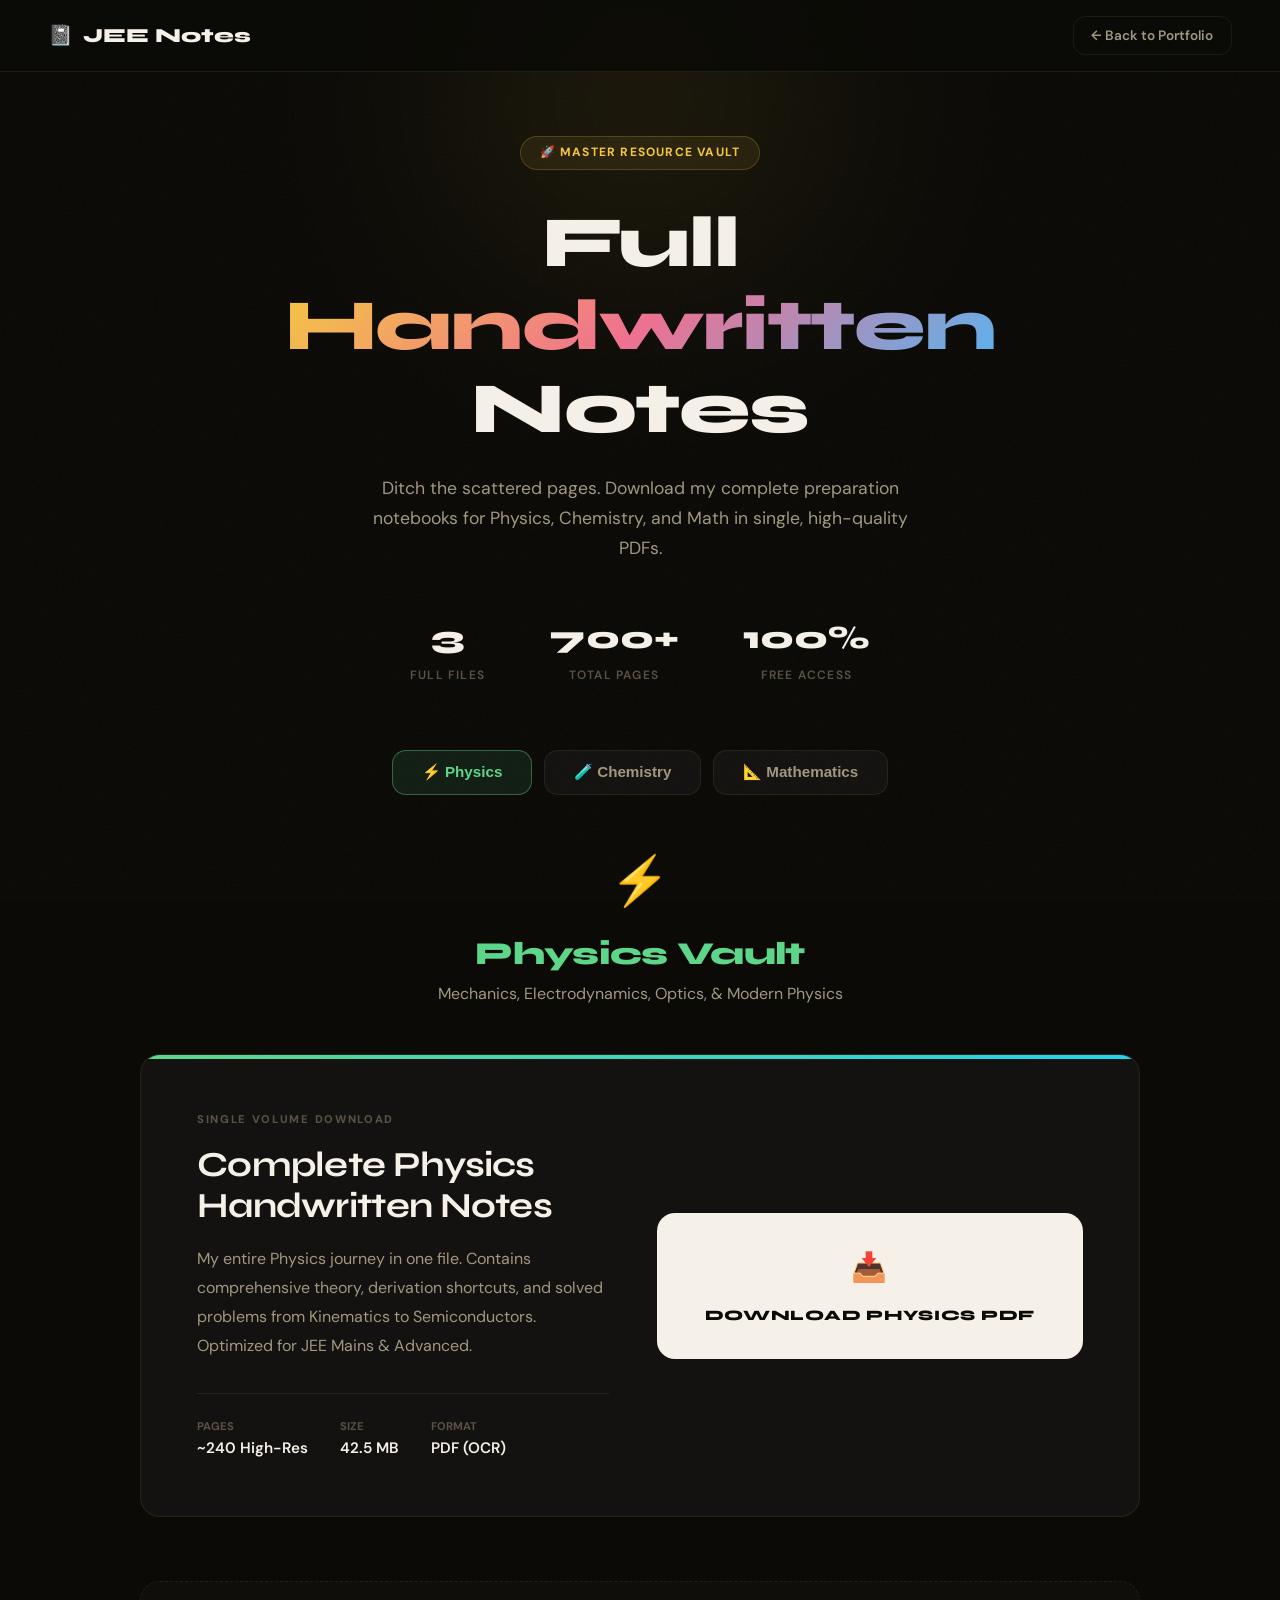
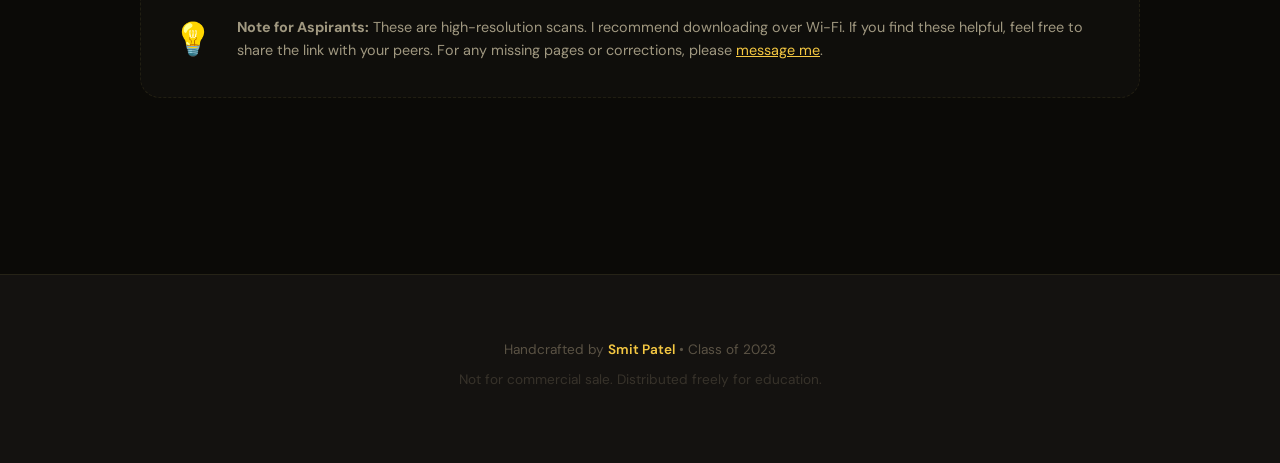
<file: jee-notes.html>
<!DOCTYPE html>
<html lang="en">

<head>
    <meta charset="UTF-8">
    <meta name="viewport" content="width=device-width, initial-scale=1.0">
    <title>JEE Notes — Smit Patel</title>
    <link rel="preconnect" href="https://fonts.googleapis.com">
    <link
        href="https://fonts.googleapis.com/css2?family=Syne:wght@400;600;700;800&family=DM+Sans:ital,opsz,wght@0,9..40,300;0,9..40,400;0,9..40,500;1,9..40,300&display=swap"
        rel="stylesheet">
    <style>
        :root {
            --bg: #0b0a07;
            --surface: #141210;
            --surface2: #1c1a15;
            --border: rgba(255, 220, 100, 0.08);
            --border-hover: rgba(255, 220, 100, 0.18);
            --text: #f5f0e8;
            --text-dim: #a09880;
            --text-muted: #5a5244;
            --gold: #f5c842;
            --gold2: #e8a020;
            --green: #5dd68a;
            --blue: #58b4f0;
            --pink: #f07090;
            --radius: 20px;
            --radius-sm: 10px;
        }

        *,
        *::before,
        *::after {
            box-sizing: border-box;
            margin: 0;
            padding: 0;
        }

        html {
            scroll-behavior: smooth;
        }

        body {
            font-family: 'DM Sans', sans-serif;
            background: var(--bg);
            color: var(--text);
            line-height: 1.6;
            overflow-x: hidden;
            -webkit-font-smoothing: antialiased;
        }

        /* Noise grain effect */
        body::before {
            content: '';
            position: fixed;
            inset: 0;
            background-image: url("data:image/svg+xml,%3Csvg viewBox='0 0 512 512' xmlns='http://www.w3.org/2000/svg'%3E%3Cfilter id='n'%3E%3CfeTurbulence type='fractalNoise' baseFrequency='0.75' numOctaves='4' stitchTiles='stitch'/%3E%3C/filter%3E%3Crect width='100%25' height='100%25' filter='url(%23n)' opacity='1'/%3E%3C/svg%3E");
            opacity: 0.025;
            pointer-events: none;
            z-index: 999;
        }

        h1,
        h2,
        h3,
        h4 {
            font-family: 'Syne', sans-serif;
            line-height: 1.15;
            letter-spacing: -0.02em;
        }

        /* ── NAV ── */
        nav {
            position: fixed;
            top: 0;
            left: 0;
            right: 0;
            z-index: 1000;
            padding: 0 clamp(1.5rem, 5vw, 3rem);
            height: 72px;
            display: flex;
            align-items: center;
            justify-content: space-between;
            background: rgba(11, 10, 7, 0.8);
            backdrop-filter: blur(20px);
            border-bottom: 1px solid var(--border);
        }

        .nav-logo {
            font-family: 'Syne', sans-serif;
            font-size: 1.25rem;
            font-weight: 800;
            color: var(--text);
            text-decoration: none;
            display: flex;
            align-items: center;
            gap: 0.6rem;
        }

        .nav-logo span {
            color: var(--gold);
        }

        .nav-back {
            display: inline-flex;
            align-items: center;
            gap: 0.5rem;
            font-size: 0.85rem;
            font-weight: 600;
            color: var(--text-dim);
            text-decoration: none;
            padding: 0.5rem 1.1rem;
            border: 1px solid var(--border);
            border-radius: 12px;
            transition: all 0.2s cubic-bezier(0.4, 0, 0.2, 1);
        }

        .nav-back:hover {
            color: var(--text);
            border-color: var(--border-hover);
            background: var(--surface2);
            transform: translateX(-3px);
        }

        /* ── HERO ── */
        .hero {
            min-height: 55vh;
            display: flex;
            align-items: center;
            justify-content: center;
            padding-top: 72px;
            position: relative;
            text-align: center;
        }

        .hero-glow {
            position: absolute;
            pointer-events: none;
            border-radius: 50%;
            filter: blur(120px);
            opacity: 0.15;
            z-index: 0;
        }

        .glow-gold {
            width: 600px;
            height: 400px;
            top: -100px;
            left: 50%;
            transform: translateX(-50%);
            background: radial-gradient(circle, var(--gold), transparent 70%);
        }

        .hero-inner {
            position: relative;
            z-index: 1;
            padding: 4rem clamp(1.5rem, 5vw, 2.5rem);
            max-width: 800px;
        }

        .hero-badge {
            display: inline-flex;
            align-items: center;
            gap: 0.5rem;
            background: rgba(245, 200, 66, 0.08);
            border: 1px solid rgba(245, 200, 66, 0.2);
            border-radius: 100px;
            padding: 0.4rem 1.2rem;
            font-size: 0.75rem;
            font-weight: 700;
            letter-spacing: 0.1em;
            text-transform: uppercase;
            color: var(--gold);
            margin-bottom: 2rem;
        }

        .hero-title {
            font-size: clamp(2.5rem, 7vw, 4.5rem);
            font-weight: 800;
            margin-bottom: 1.5rem;
        }

        .hero-title span {
            background: linear-gradient(135deg, #f5c842 0%, #f07090 50%, #58b4f0 100%);
            -webkit-background-clip: text;
            -webkit-text-fill-color: transparent;
            background-clip: text;
        }

        .hero-sub {
            font-size: 1.1rem;
            color: var(--text-dim);
            line-height: 1.7;
            max-width: 550px;
            margin: 0 auto 3rem;
        }

        .hero-stats {
            display: flex;
            justify-content: center;
            gap: 4rem;
            flex-wrap: wrap;
        }

        .stat-num {
            font-family: 'Syne', sans-serif;
            font-size: 2rem;
            font-weight: 800;
            color: var(--text);
            margin-bottom: 0.2rem;
        }

        .stat-label {
            font-size: 0.75rem;
            color: var(--text-muted);
            text-transform: uppercase;
            letter-spacing: 0.1em;
            font-weight: 600;
        }

        /* ── TABS ── */
        .tabs {
            display: flex;
            justify-content: center;
            gap: 0.75rem;
            margin-bottom: 3rem;
            flex-wrap: wrap;
        }

        .tab-btn {
            display: inline-flex;
            align-items: center;
            gap: 0.6rem;
            padding: 0.8rem 1.8rem;
            border-radius: 14px;
            border: 1px solid var(--border);
            background: var(--surface);
            color: var(--text-dim);
            font-size: 0.95rem;
            font-weight: 600;
            cursor: pointer;
            transition: all 0.3s cubic-bezier(0.4, 0, 0.2, 1);
        }

        .tab-btn:hover {
            border-color: var(--border-hover);
            background: var(--surface2);
            color: var(--text);
        }

        .tab-btn.active-phy {
            background: rgba(93, 214, 138, 0.1);
            border-color: rgba(93, 214, 138, 0.4);
            color: var(--green);
        }

        .tab-btn.active-chem {
            background: rgba(245, 200, 66, 0.1);
            border-color: rgba(245, 200, 66, 0.4);
            color: var(--gold);
        }

        .tab-btn.active-math {
            background: rgba(88, 180, 240, 0.1);
            border-color: rgba(88, 180, 240, 0.4);
            color: var(--blue);
        }

        /* ── NOTES SECTIONS ── */
        .notes-section {
            display: none;
            animation: slideUp 0.5s cubic-bezier(0.2, 0.8, 0.2, 1);
        }

        .notes-section.active {
            display: block;
        }

        @keyframes slideUp {
            from {
                opacity: 0;
                transform: translateY(30px);
            }

            to {
                opacity: 1;
                transform: translateY(0);
            }
        }

        .section-header {
            text-align: center;
            margin-bottom: 3rem;
        }

        .section-icon {
            font-size: 3rem;
            display: block;
            margin-bottom: 1rem;
        }

        .section-title {
            font-size: 2rem;
            font-weight: 800;
            margin-bottom: 0.5rem;
        }

        .section-desc {
            font-size: 1rem;
            color: var(--text-dim);
        }

        /* ── MASTER CARD ── */
        .master-card {
            background: var(--surface);
            border: 1px solid var(--border);
            border-radius: var(--radius);
            padding: clamp(2rem, 5vw, 3.5rem);
            position: relative;
            overflow: hidden;
            display: flex;
            align-items: center;
            justify-content: space-between;
            gap: 3rem;
            transition: all 0.4s ease;
        }

        .master-card:hover {
            border-color: var(--border-hover);
            transform: translateY(-5px);
            box-shadow: 0 20px 60px rgba(0, 0, 0, 0.4);
        }

        /* Decorative Gradient Bar */
        .master-card::before {
            content: '';
            position: absolute;
            top: 0;
            left: 0;
            right: 0;
            height: 4px;
        }

        .phy-card::before {
            background: linear-gradient(90deg, var(--green), #22d3ee);
        }

        .chem-card::before {
            background: linear-gradient(90deg, var(--gold), var(--pink));
        }

        .math-card::before {
            background: linear-gradient(90deg, var(--blue), #818cf8);
        }

        .card-content {
            flex: 1;
        }

        .card-badge {
            font-size: 0.7rem;
            font-weight: 800;
            text-transform: uppercase;
            letter-spacing: 0.15em;
            color: var(--text-muted);
            margin-bottom: 1rem;
            display: block;
        }

        .card-title {
            font-size: clamp(1.5rem, 4vw, 2.2rem);
            margin-bottom: 1.2rem;
            color: var(--text);
        }

        .card-description {
            font-size: 1rem;
            color: var(--text-dim);
            max-width: 500px;
            line-height: 1.8;
            margin-bottom: 2rem;
        }

        .card-meta {
            display: flex;
            gap: 2rem;
            border-top: 1px solid var(--border);
            padding-top: 1.5rem;
        }

        .meta-item {
            display: flex;
            flex-direction: column;
        }

        .meta-label {
            font-size: 0.7rem;
            color: var(--text-muted);
            text-transform: uppercase;
            font-weight: 700;
        }

        .meta-value {
            font-size: 0.95rem;
            font-weight: 600;
            color: var(--text);
        }

        .dl-button {
            display: inline-flex;
            flex-direction: column;
            align-items: center;
            justify-content: center;
            gap: 0.8rem;
            background: var(--text);
            color: var(--bg);
            padding: 2rem 3rem;
            border-radius: 18px;
            text-decoration: none;
            font-weight: 800;
            font-family: 'Syne', sans-serif;
            transition: all 0.3s ease;
            text-align: center;
            min-width: 220px;
        }

        .dl-button span {
            font-size: 0.9rem;
            text-transform: uppercase;
            letter-spacing: 0.05em;
        }

        .dl-button .icon {
            font-size: 1.8rem;
        }

        .dl-button:hover {
            transform: scale(1.03);
            background: #fff;
            box-shadow: 0 10px 30px rgba(255, 255, 255, 0.1);
        }

        /* ── INFO BOX ── */
        .info-box {
            background: rgba(255, 255, 255, 0.02);
            border: 1px dashed var(--border);
            border-radius: var(--radius);
            padding: 2rem;
            display: flex;
            gap: 1.5rem;
            margin-top: 4rem;
            align-items: center;
        }

        .info-box span {
            font-size: 2rem;
        }

        .info-box p {
            font-size: 0.9rem;
            color: var(--text-dim);
            line-height: 1.6;
        }

        /* ── FOOTER ── */
        footer {
            margin-top: 6rem;
            padding: 4rem clamp(1.5rem, 5vw, 3rem);
            border-top: 1px solid var(--border);
            text-align: center;
            background: var(--surface);
        }

        footer p {
            font-size: 0.85rem;
            color: var(--text-muted);
            margin-bottom: 0.5rem;
        }

        footer a {
            color: var(--gold);
            text-decoration: none;
            font-weight: 600;
        }

        footer a:hover {
            text-decoration: underline;
        }

        /* Reveal Animation Classes */
        .reveal {
            opacity: 0;
            transform: translateY(20px);
            transition: all 0.6s ease-out;
        }

        .reveal.visible {
            opacity: 1;
            transform: translateY(0);
        }

        @media (max-width: 900px) {
            .master-card {
                flex-direction: column;
                text-align: center;
                align-items: center;
                padding: 2.5rem 1.5rem;
            }

            .card-description {
                margin-left: auto;
                margin-right: auto;
            }

            .card-meta {
                justify-content: center;
            }

            .dl-button {
                width: 100%;
                min-width: unset;
            }
        }

        @media (max-width: 600px) {
            .hero-stats {
                gap: 2rem;
            }

            .hero-title {
                font-size: 2.8rem;
            }

            .tabs {
                gap: 0.5rem;
            }

            .tab-btn {
                padding: 0.6rem 1rem;
                font-size: 0.85rem;
            }
        }
    </style>
</head>

<body>

    <!-- NAV -->
    <nav>
        <a href="jee-notes.html" class="nav-logo">
            <span>📓</span> JEE Notes
        </a>
        <a href="index.html" class="nav-back">
            ← Back to Portfolio
        </a>
    </nav>

    <!-- HERO -->
    <section class="hero">
        <div class="hero-glow glow-gold"></div>
        <div class="hero-inner">
            <div class="hero-badge reveal">🚀 Master Resource Vault</div>
            <h1 class="hero-title reveal">Full <span>Handwritten</span> Notes</h1>
            <p class="hero-sub reveal">
                Ditch the scattered pages. Download my complete preparation notebooks for Physics, Chemistry, and Math
                in single, high-quality PDFs.
            </p>
            <div class="hero-stats reveal">
                <div class="stat">
                    <div class="stat-num">3</div>
                    <div class="stat-label">Full Files</div>
                </div>
                <div class="stat">
                    <div class="stat-num">700+</div>
                    <div class="stat-label">Total Pages</div>
                </div>
                <div class="stat">
                    <div class="stat-num">100%</div>
                    <div class="stat-label">Free Access</div>
                </div>
            </div>
        </div>
    </section>

    <!-- MAIN CONTENT -->
    <main style="max-width:1080px; margin:0 auto; padding:0 clamp(1.5rem, 5vw, 2.5rem) 5rem;">

        <!-- TABS -->
        <div class="tabs reveal">
            <button class="tab-btn active-phy" onclick="switchTab('phy', this)">⚡ Physics</button>
            <button class="tab-btn" onclick="switchTab('chem', this)">🧪 Chemistry</button>
            <button class="tab-btn" onclick="switchTab('math', this)">📐 Mathematics</button>
        </div>

        <!-- ── PHYSICS ── -->
        <div class="notes-section active" id="tab-phy">
            <div class="section-header reveal">
                <span class="section-icon">⚡</span>
                <h2 class="section-title" style="color:var(--green);">Physics Vault</h2>
                <p class="section-desc">Mechanics, Electrodynamics, Optics, & Modern Physics</p>
            </div>

            <div class="master-card phy-card reveal">
                <div class="card-content">
                    <span class="card-badge">Single Volume Download</span>
                    <h3 class="card-title">Complete Physics Handwritten Notes</h3>
                    <p class="card-description">
                        My entire Physics journey in one file. Contains comprehensive theory, derivation shortcuts, and
                        solved problems from Kinematics to Semiconductors. Optimized for JEE Mains & Advanced.
                    </p>
                    <div class="card-meta">
                        <div class="meta-item">
                            <span class="meta-label">Pages</span>
                            <span class="meta-value">~240 High-Res</span>
                        </div>
                        <div class="meta-item">
                            <span class="meta-label">Size</span>
                            <span class="meta-value">42.5 MB</span>
                        </div>
                        <div class="meta-item">
                            <span class="meta-label">Format</span>
                            <span class="meta-value">PDF (OCR)</span>
                        </div>
                    </div>
                </div>
                <a href="physics-master.pdf" class="dl-button" download>
                    <span class="icon">📥</span>
                    <span>Download Physics PDF</span>
                </a>
            </div>
        </div>

        <!-- ── CHEMISTRY ── -->
        <div class="notes-section" id="tab-chem">
            <div class="section-header reveal">
                <span class="section-icon">🧪</span>
                <h2 class="section-title" style="color:var(--gold);">Chemistry Vault</h2>
                <p class="section-desc">Physical, Organic, & Inorganic Masterclasses</p>
            </div>

            <div class="master-card chem-card reveal">
                <div class="card-content">
                    <span class="card-badge">Single Volume Download</span>
                    <h3 class="card-title">Complete Chemistry Handwritten Notes</h3>
                    <p class="card-description">
                        A consolidated guide including detailed reaction mechanisms, physical chemistry formula sheets,
                        and essential inorganic trends. Categorized and color-coded for quick revision.
                    </p>
                    <div class="card-meta">
                        <div class="meta-item">
                            <span class="meta-label">Pages</span>
                            <span class="meta-value">~310 High-Res</span>
                        </div>
                        <div class="meta-item">
                            <span class="meta-label">Size</span>
                            <span class="meta-value">55.2 MB</span>
                        </div>
                        <div class="meta-item">
                            <span class="meta-label">Format</span>
                            <span class="meta-value">PDF (OCR)</span>
                        </div>
                    </div>
                </div>
                <a href="chemistry-master.pdf" class="dl-button" download>
                    <span class="icon">📥</span>
                    <span>Download Chemistry PDF</span>
                </a>
            </div>
        </div>

        <!-- ── MATHEMATICS ── -->
        <div class="notes-section" id="tab-math">
            <div class="section-header reveal">
                <span class="section-icon">📐</span>
                <h2 class="section-title" style="color:var(--blue);">Mathematics Vault</h2>
                <p class="section-desc">Algebra, Calculus, Geometry, & Trigonometry</p>
            </div>

            <div class="master-card math-card reveal">
                <div class="card-content">
                    <span class="card-badge">Single Volume Download</span>
                    <h3 class="card-title">Complete Mathematics Handwritten Notes</h3>
                    <p class="card-description">
                        Every theorem, proof, and JEE-specific trick I used. From Calculus to Coordinate Geometry, these
                        notes focus on logic and fast problem-solving techniques for the toughest papers.
                    </p>
                    <div class="card-meta">
                        <div class="meta-item">
                            <span class="meta-label">Pages</span>
                            <span class="meta-value">~280 High-Res</span>
                        </div>
                        <div class="meta-item">
                            <span class="meta-label">Size</span>
                            <span class="meta-value">38.9 MB</span>
                        </div>
                        <div class="meta-item">
                            <span class="meta-label">Format</span>
                            <span class="meta-value">PDF (OCR)</span>
                        </div>
                    </div>
                </div>
                <a href="math-master.pdf" class="dl-button" download>
                    <span class="icon">📥</span>
                    <span>Download Math PDF</span>
                </a>
            </div>
        </div>

        <!-- INFO BOX -->
        <div class="info-box reveal">
            <span>💡</span>
            <p>
                <strong>Note for Aspirants:</strong> These are high-resolution scans. I recommend downloading over
                Wi-Fi. If you find these helpful, feel free to share the link with your peers. For any missing pages or
                corrections, please
                <a href="index.html#contact" style="color:var(--gold); text-decoration: underline;">message me</a>.
            </p>
        </div>

    </main>

    <footer>
        <p>Handcrafted by <a href="index.html">Smit Patel</a> • Class of 2023</p>
        <p style="opacity: 0.5;">Not for commercial sale. Distributed freely for education.</p>
    </footer>

    <script>
        // Tab switching logic
        function switchTab(id, btn) {
            // Remove active states
            document.querySelectorAll('.notes-section').forEach(s => s.classList.remove('active'));
            document.querySelectorAll('.tab-btn').forEach(b => {
                b.classList.remove('active-phy', 'active-chem', 'active-math');
            });

            // Set new active states
            document.getElementById('tab-' + id).classList.add('active');
            btn.classList.add('active-' + id);

            // Reset scroll position slightly for better UX
            const offset = btn.offsetTop - 100;
            window.scrollTo({ top: offset, behavior: 'smooth' });

            // Refresh reveal animations in the new section
            triggerSectionReveal(id);
        }

        function triggerSectionReveal(id) {
            document.querySelectorAll('#tab-' + id + ' .reveal').forEach((el, index) => {
                el.classList.remove('visible');
                setTimeout(() => {
                    el.classList.add('visible');
                }, index * 100);
            });
        }

        // Intersection Observer for scroll reveal
        const revealCallback = (entries) => {
            entries.forEach(entry => {
                if (entry.isIntersecting) {
                    entry.target.classList.add('visible');
                }
            });
        };

        const observer = new IntersectionObserver(revealCallback, {
            threshold: 0.1
        });

        document.querySelectorAll('.reveal').forEach(el => observer.observe(el));

        // Initial trigger for the first section
        window.addEventListener('DOMContentLoaded', () => {
            triggerSectionReveal('phy');
        });
    </script>

</body>

</html>
</file>
